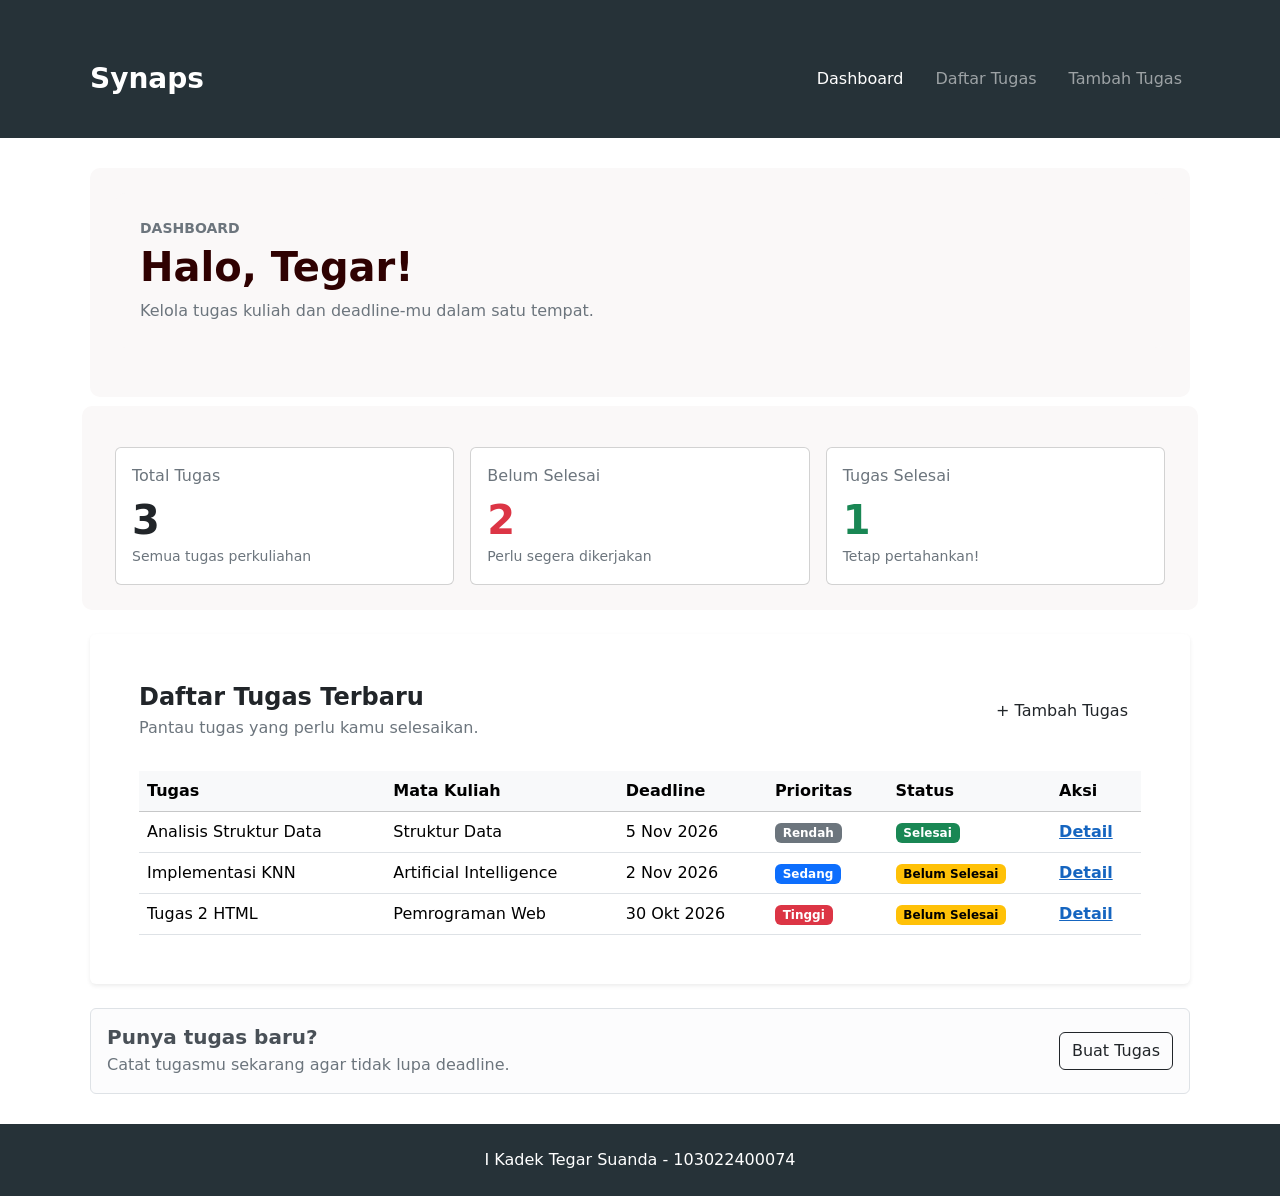
<file: index.html>
<!DOCTYPE html>
<html lang="id">

<head>
    <meta charset="UTF-8">
    <meta name="viewport" content="width=device-width, initial-scale=1.0">
    <link rel="stylesheet" href="style.css">
    <title>Synaps - Dashboard</title>
    

</head>

<body>

    <header>
        <nav class="navbar navbar-expand-lg navbar-dark synaps-navbar sticky-top">
            <div class="container">
                <a class="navbar-brand fw-bold fs-3" href="index.html">Synaps</a>
                <button class="navbar-toggler" type="button" data-bs-toggle="collapse" data-bs-target="#mainNav"
                    aria-controls="mainNav" aria-expanded="false" aria-label="Buka navigasi">
                    <span class="navbar-toggler-icon"></span>
                </button>
                <div class="collapse navbar-collapse" id="mainNav">
                    <div class="navbar-nav ms-auto">
                        <a class="nav-link active" aria-current="page" href="index.html">Dashboard</a>
                        <a class="nav-link" href="detail-tugas.html">Daftar Tugas</a>
                        <a class="nav-link" href="tambah-tugas.html">Tambah Tugas</a>
                    </div>
                </div>
            </div>
        </nav>
    </header>

    <main>

        <article>
            <section class="mb-4">
                <p class="text-uppercase small fw-semibold text-secondary mb-1">Dashboard</p>
                <h1 class="fw-bold mb-2">Halo, Tegar!</h1>
                <p class="text-secondary mb-0">Kelola tugas kuliah dan deadline-mu dalam satu tempat.</p>
            </section>
        </article>

        <section class="row g-3 mb-4" aria-label="Ringkasan tugas">
            <div class="col-12 col-sm-6 col-lg-4">
                <div class="card summary-card h-100">
                    <div class="card-body">
                        <p class="text-secondary mb-2">Total Tugas</p>
                        <p class="display-6 fw-bold mb-0" id="totalTasks">0</p>
                        <small class="text-secondary">Semua tugas perkuliahan</small>
                    </div>
                </div>
            </div>
            <div class="col-12 col-sm-6 col-lg-4">
                <div class="card summary-card h-100">
                    <div class="card-body">
                        <p class="text-secondary mb-2">Belum Selesai</p>
                        <p class="display-6 fw-bold mb-0 text-danger" id="pendingTasks">0</p>
                        <small class="text-secondary">Perlu segera dikerjakan</small>
                    </div>
                </div>
            </div>
            <div class="col-12 col-sm-6 col-lg-4">
                <div class="card summary-card h-100">
                    <div class="card-body">
                        <p class="text-secondary mb-2">Tugas Selesai</p>
                        <p class="display-6 fw-bold mb-0 text-success" id="completedTasks">0</p>    
                        <small class="text-secondary">Tetap pertahankan!</small>
                    </div>
                </div>
            </div>
        </section>

        <section class="card shadow-sm border-0 mb-4">
            <div class="card-body p-4">
                <div class="d-flex flex-column flex-md-row justify-content-between align-items-md-center gap-3 mb-3">
                    <div>
                        <h2 class="h4 fw-bold mb-1">Daftar Tugas Terbaru</h2>
                        <p class="text-secondary mb-0">Pantau tugas yang perlu kamu selesaikan.</p>
                    </div>
                    <a class="btn btn-synaps" href="tambah-tugas.html">+ Tambah Tugas</a>
                </div>
                <div class="table-responsive">
                    <table class="table table-hover align-middle mb-0">
                        <thead class="table-light">
                            <tr>
                                <th scope="col">Tugas</th>
                                <th scope="col">Mata Kuliah</th>
                                <th scope="col">Deadline</th>
                                <th scope="col">Prioritas</th>
                                <th scope="col">Status</th>
                                <th scope="col">Aksi</th>
                            </tr>
                        </thead>
                        <tbody id="dashboardTaskList">
                        </tbody>
                    </table>
                </div>
            </div>
        </section>

        <section
            class="alert alert-light border d-flex flex-column flex-md-row align-items-md-center justify-content-between gap-3 mb-0">
            <div>
                <h2 class="h5 fw-bold mb-1">Punya tugas baru?</h2>
                <p class="mb-0 text-secondary">Catat tugasmu sekarang agar tidak lupa deadline.</p>
            </div>
            <a href="tambah-tugas.html" class="btn btn-outline-dark">Buat Tugas</a>
        </section>
    </main>

    </main>

    <footer class="py-4 text-center">
        <p class="mb-0">I Kadek Tegar Suanda - 103022400074</p>
    </footer>
    <script src="https://cdn.jsdelivr.net/npm/bootstrap@5.3.3/dist/js/bootstrap.bundle.min.js"></script>

    <link href="https://cdn.jsdelivr.net/npm/bootstrap@5.3.3/dist/css/bootstrap.min.css" rel="stylesheet">
    <script src="https://code.jquery.com/jquery-3.7.1.min.js"></script>
    <script src="script.js"></script>

</body>

</html>
</file>
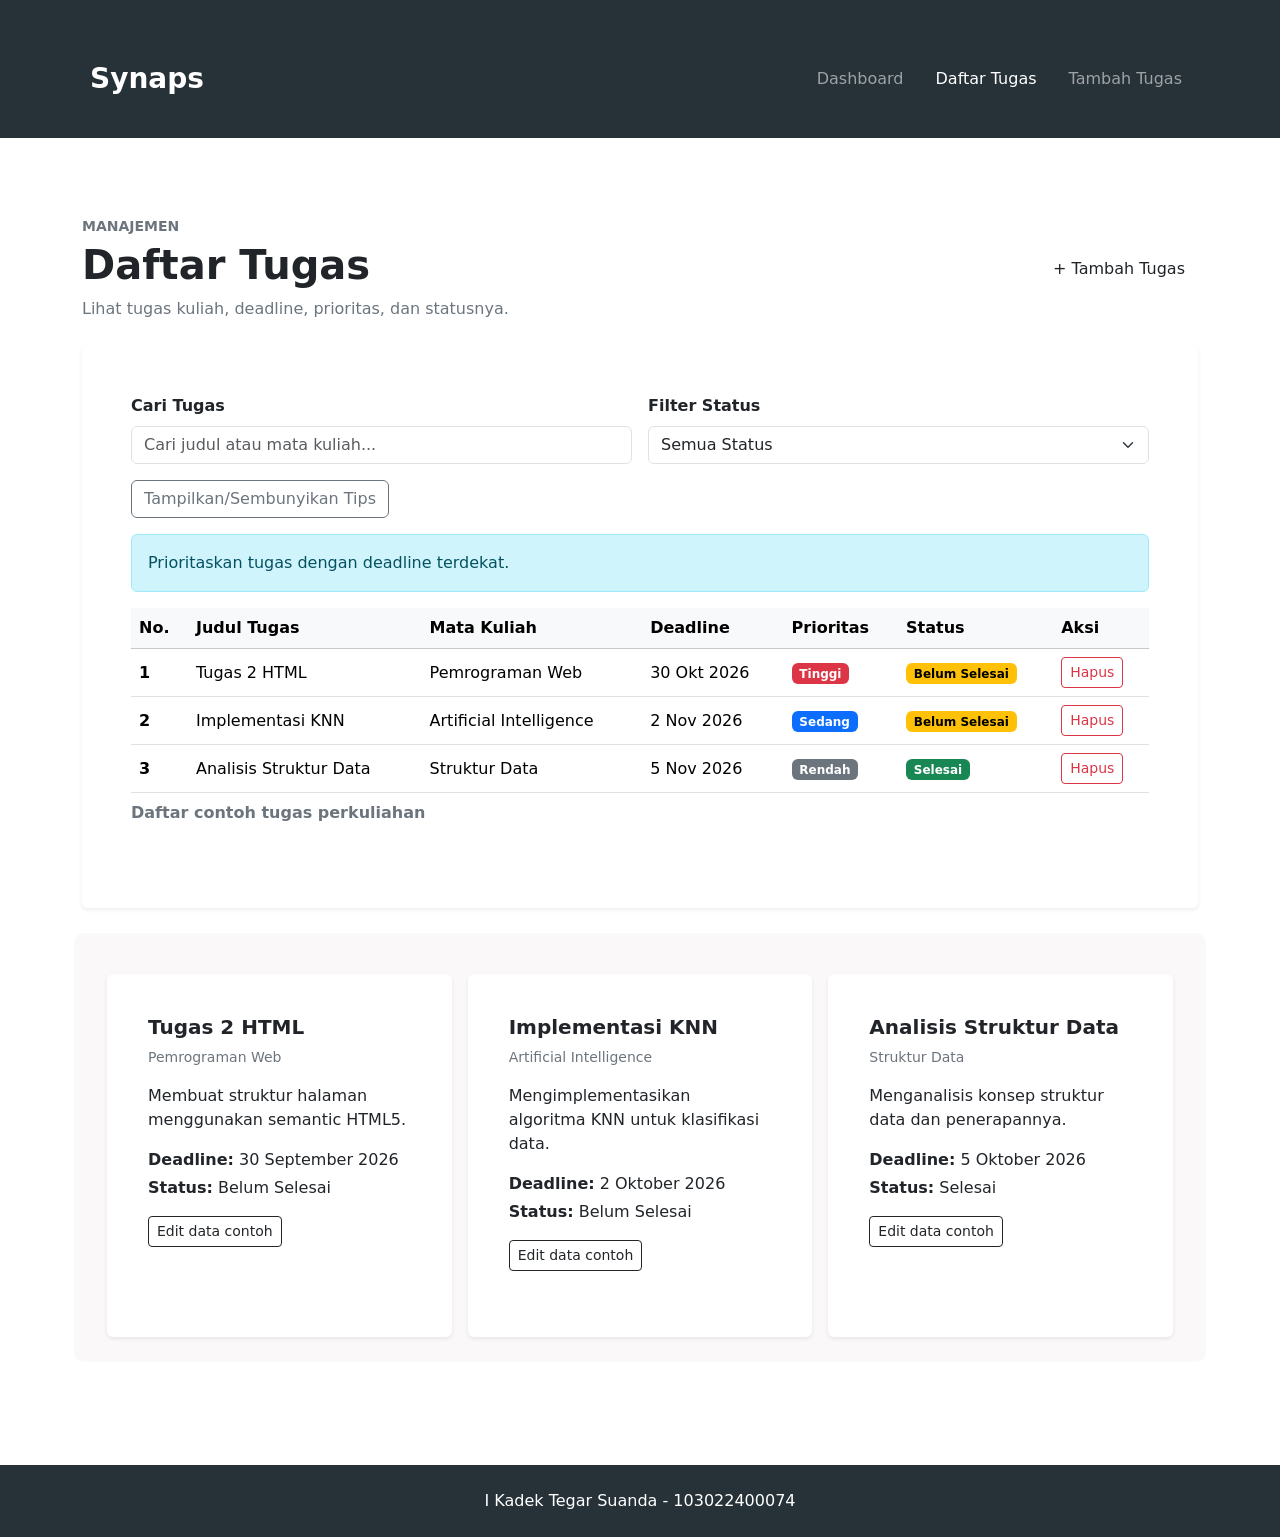
<file: detail-tugas.html>
<!DOCTYPE html>
<html lang="id">

<head>
    <meta charset="UTF-8">
    <meta name="viewport" content="width=device-width, initial-scale=1.0">
    <link rel="stylesheet" href="style.css">
    <title>Detail Tugas - Synaps</title>
    

</head>

<body>

    <header>
        <nav class="navbar navbar-expand-lg navbar-dark synaps-navbar sticky-top">
            <div class="container">
                <a class="navbar-brand fw-bold fs-3" href="index.html">Synaps</a>
                <button class="navbar-toggler" type="button" data-bs-toggle="collapse" data-bs-target="#mainNav"
                    aria-controls="mainNav" aria-expanded="false" aria-label="Buka navigasi"><span
                        class="navbar-toggler-icon"></span></button>
                <div class="collapse navbar-collapse" id="mainNav">
                    <div class="navbar-nav ms-auto">
                        <a class="nav-link" href="index.html">Dashboard</a>
                        <a class="nav-link active" aria-current="page" href="detail-tugas.html">Daftar Tugas</a>
                        <a class="nav-link" href="tambah-tugas.html">Tambah Tugas</a>
                    </div>
                </div>
            </div>
        </nav>
    </header>

    <main class="container py-4 py-md-5">
        <div class="d-flex flex-column flex-md-row justify-content-between align-items-md-center gap-3 mb-4">
            <div>
                <p class="text-uppercase small fw-semibold text-secondary mb-1">Manajemen</p>
                <h1 class="fw-bold mb-2">Daftar Tugas</h1>
                <p class="text-secondary mb-0">Lihat tugas kuliah, deadline, prioritas, dan statusnya.</p>
            </div>
            <a class="btn btn-synaps" href="tambah-tugas.html">+ Tambah Tugas</a>
        </div>

        <section class="card shadow-sm border-0">
            <div class="card-body p-3 p-md-4">
                <div class="table-responsive">
                    <div class="row g-3 mb-3">
                        <div class="col-md-6">
                            <label for="searchTask" class="form-label">Cari Tugas</label>
                            <input type="search" id="searchTask" class="form-control"
                                placeholder="Cari judul atau mata kuliah...">
                        </div>

                        <div class="col-md-6">
                            <label for="filterStatus" class="form-label">Filter Status</label>
                            <select id="filterStatus" class="form-select">
                                <option value="semua">Semua Status</option>
                                <option value="Belum Selesai">Belum Selesai</option>
                                <option value="Sedang Dikerjakan">Sedang Dikerjakan</option>
                                <option value="Selesai">Selesai</option>
                            </select>
                        </div>
                    </div>

                    <button type="button" id="toggleTips" class="btn btn-outline-secondary mb-3">
                        Tampilkan/Sembunyikan Tips
                    </button>

                    <div id="taskTips" class="alert alert-info">
                        Prioritaskan tugas dengan deadline terdekat.
                    </div>

                    <p id="taskEmpty" class="text-secondary text-center d-none">
                        Tidak ada tugas yang cocok.
                    </p>
                    <table class="table table-hover align-middle">
                        <caption class="text-secondary">Daftar contoh tugas perkuliahan</caption>
                        <thead class="table-light">
                            <tr>
                                <th scope="col">No.</th>
                                <th scope="col">Judul Tugas</th>
                                <th scope="col">Mata Kuliah</th>
                                <th scope="col">Deadline</th>
                                <th scope="col">Prioritas</th>
                                <th scope="col">Status</th>
                                <th scope="col">Aksi</th>
                            </tr>
                        </thead>
                        <tbody>
                        <tbody id="taskList"></tbody>
                        </tbody>
                    </table>
                </div>
            </div>
        </section>

        <section class="row g-3 mt-2" id="tugas-html">
            <div class="col-12 col-lg-4">
                <article class="card h-100 border-0 shadow-sm">
                    <div class="card-body">
                        <h2 class="h5 fw-bold">Tugas 2 HTML</h2>
                        <p class="text-secondary small">Pemrograman Web</p>
                        <p>Membuat struktur halaman menggunakan semantic HTML5.</p>
                        <p class="mb-1"><strong>Deadline:</strong> 30 September 2026</p>
                        <p class="mb-3"><strong>Status:</strong> Belum Selesai</p><a href="tambah-tugas.html"
                            class="btn btn-outline-dark btn-sm">Edit data contoh</a>
                    </div>
                </article>
            </div>
            <div class="col-12 col-lg-4" id="tugas-knn">
                <article class="card h-100 border-0 shadow-sm">
                    <div class="card-body">
                        <h2 class="h5 fw-bold">Implementasi KNN</h2>
                        <p class="text-secondary small">Artificial Intelligence</p>
                        <p>Mengimplementasikan algoritma KNN untuk klasifikasi data.</p>
                        <p class="mb-1"><strong>Deadline:</strong> 2 Oktober 2026</p>
                        <p class="mb-3"><strong>Status:</strong> Belum Selesai</p><a href="tambah-tugas.html"
                            class="btn btn-outline-dark btn-sm">Edit data contoh</a>
                    </div>
                </article>
            </div>
            <div class="col-12 col-lg-4" id="tugas-struktur">
                <article class="card h-100 border-0 shadow-sm">
                    <div class="card-body">
                        <h2 class="h5 fw-bold">Analisis Struktur Data</h2>
                        <p class="text-secondary small">Struktur Data</p>
                        <p>Menganalisis konsep struktur data dan penerapannya.</p>
                        <p class="mb-1"><strong>Deadline:</strong> 5 Oktober 2026</p>
                        <p class="mb-3"><strong>Status:</strong> Selesai</p><a href="tambah-tugas.html"
                            class="btn btn-outline-dark btn-sm">Edit data contoh</a>
                    </div>
                </article>
            </div>
        </section>
    </main>
    <footer class="py-4 text-center">
        <p class="mb-0">I Kadek Tegar Suanda - 103022400074</p>
    </footer>
    <script src="https://cdn.jsdelivr.net/npm/bootstrap@5.3.3/dist/js/bootstrap.bundle.min.js"></script>

    <link href="https://cdn.jsdelivr.net/npm/bootstrap@5.3.3/dist/css/bootstrap.min.css" rel="stylesheet">
    <script src="https://code.jquery.com/jquery-3.7.1.min.js"></script>
    <script src="script.js"></script>

</body>

</html>
</file>
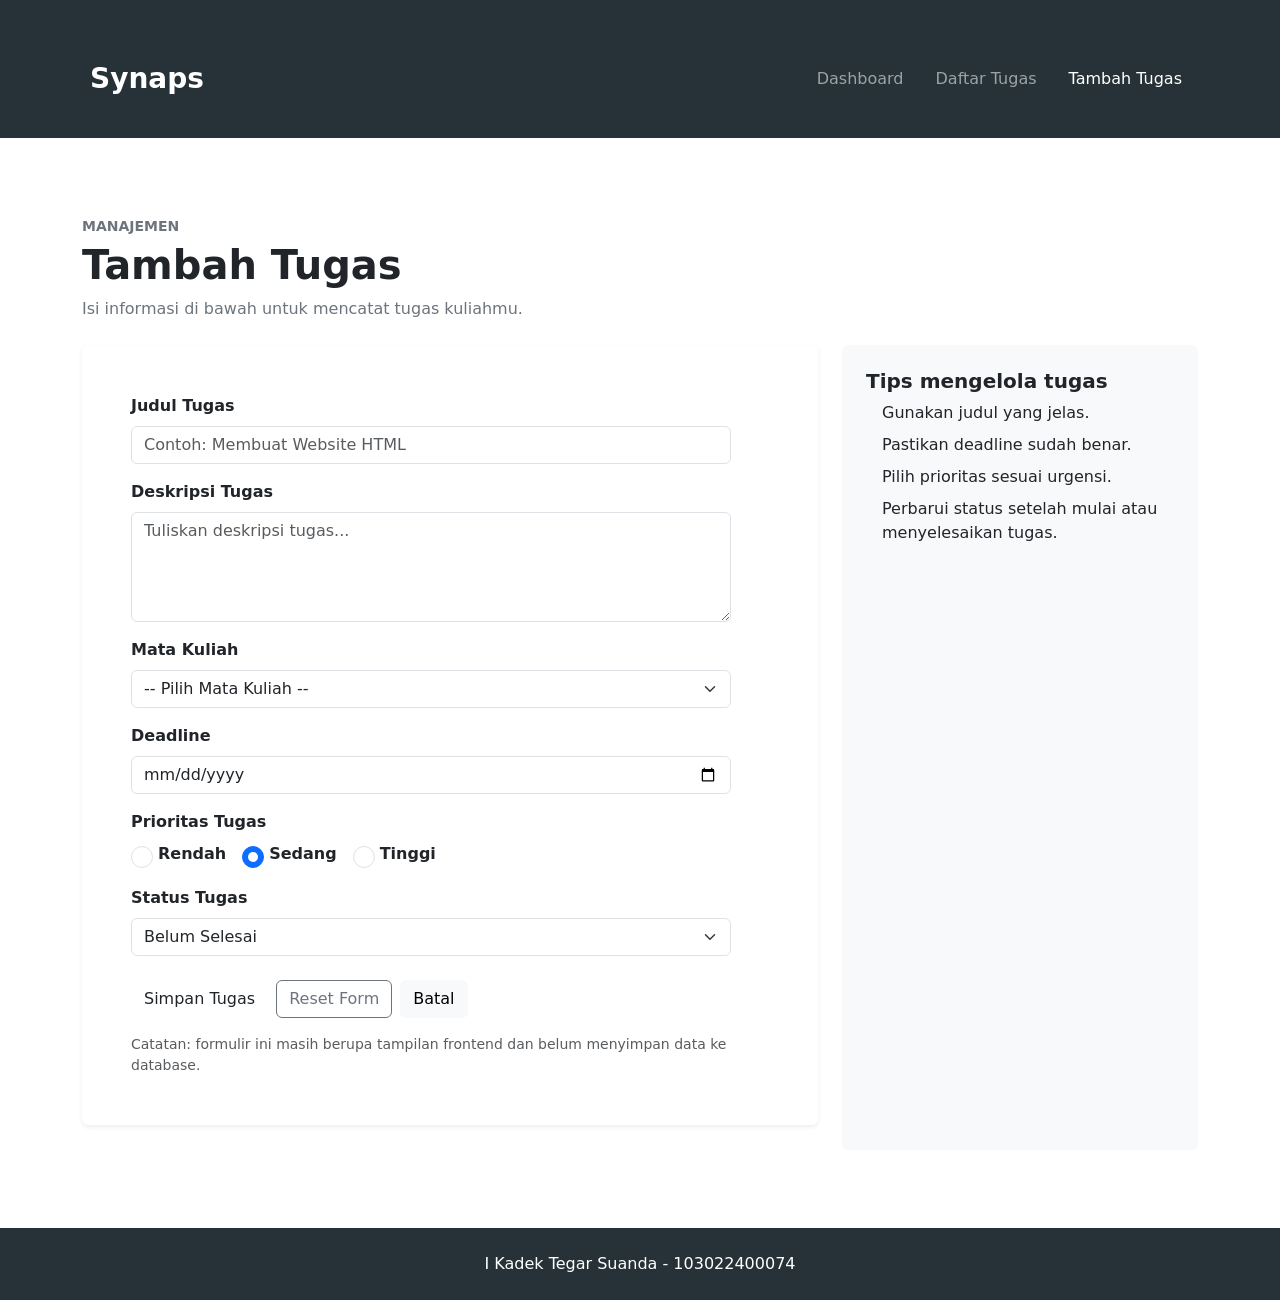
<file: tambah-tugas.html>
<!DOCTYPE html>
<html lang="id">

<head>
    <meta charset="UTF-8">
    <meta name="viewport" content="width=device-width, initial-scale=1.0">
    <link rel="stylesheet" href="style.css">
    <title>Tambah Tugas - Synaps</title>

</head>

<body>

    <header>
        <nav class="navbar navbar-expand-lg navbar-dark synaps-navbar sticky-top">
            <div class="container">
                <a class="navbar-brand fw-bold fs-3" href="index.html">Synaps</a>
                <button class="navbar-toggler" type="button" data-bs-toggle="collapse" data-bs-target="#mainNav"
                    aria-controls="mainNav" aria-expanded="false" aria-label="Buka navigasi"><span
                        class="navbar-toggler-icon"></span></button>
                <div class="collapse navbar-collapse" id="mainNav">
                    <div class="navbar-nav ms-auto">
                        <a class="nav-link" href="index.html">Dashboard</a>
                        <a class="nav-link" href="detail-tugas.html">Daftar Tugas</a>
                        <a class="nav-link active" aria-current="page" href="tambah-tugas.html">Tambah Tugas</a>
                    </div>
                </div>
            </div>
        </nav>
    </header>

    <main class="container py-4 py-md-5">
        <div class="mb-4">
            <p class="text-uppercase small fw-semibold text-secondary mb-1">Manajemen</p>
            <h1 class="fw-bold mb-2">Tambah Tugas</h1>
            <p class="text-secondary mb-0">Isi informasi di bawah untuk mencatat tugas kuliahmu.</p>
        </div>
        <div class="row g-4">
            <div class="col-12 col-lg-8">
                <section class="card border-0 shadow-sm">
                    <div class="card-body p-4">
                        <div id="formAlert" class="alert d-none" role="alert"></div>
                        <form id="taskForm">
                            <div class="mb-3"><label for="judul" class="form-label fw-semibold">Judul
                                    Tugas</label><input type="text" class="form-control" id="judul" name="judul"
                                    placeholder="Contoh: Membuat Website HTML" required></div>
                            <div class="mb-3"><label for="deskripsi" class="form-label fw-semibold">Deskripsi
                                    Tugas</label><textarea class="form-control" id="deskripsi" name="deskripsi" rows="4"
                                    placeholder="Tuliskan deskripsi tugas..."></textarea></div>
                            <div class="mb-3"><label for="matakuliah" class="form-label fw-semibold">Mata
                                    Kuliah</label><select class="form-select" id="matakuliah" name="matakuliah"
                                    required>
                                    <option value="" selected disabled>-- Pilih Mata Kuliah --</option>
                                    <option>Pemrograman Web</option>
                                    <option>Konstruksi Perangkat Lunak</option>
                                    <option>Artificial Intelligence</option>
                                    <option>Struktur Data</option>
                                    <option>Basis Data</option>
                                </select></div>
                            <div class="mb-3"><label for="deadline"
                                    class="form-label fw-semibold">Deadline</label><input type="date"
                                    class="form-control" id="deadline" name="deadline" required></div>
                            <fieldset class="mb-3">
                                <legend class="fs-6 fw-semibold">Prioritas Tugas</legend>
                                <div class="d-flex flex-wrap gap-3">
                                    <div class="form-check"><input class="form-check-input" type="radio"
                                            name="prioritas" id="rendah" value="rendah"><label class="form-check-label"
                                            for="rendah">Rendah</label></div>
                                    <div class="form-check"><input class="form-check-input" type="radio"
                                            name="prioritas" id="sedang" value="sedang" checked><label
                                            class="form-check-label" for="sedang">Sedang</label></div>
                                    <div class="form-check"><input class="form-check-input" type="radio"
                                            name="prioritas" id="tinggi" value="tinggi"><label class="form-check-label"
                                            for="tinggi">Tinggi</label></div>
                                </div>
                            </fieldset>
                            <div class="mb-4"><label for="status" class="form-label fw-semibold">Status
                                    Tugas</label><select class="form-select" id="status" name="status">
                                    <option value="belum-selesai">Belum Selesai</option>
                                    <option value="sedang-dikerjakan">Sedang Dikerjakan</option>
                                    <option value="selesai">Selesai</option>
                                </select></div>
                            <div class="d-flex flex-column flex-sm-row gap-2"><button type="submit"
                                    class="btn btn-synaps">Simpan Tugas</button><button type="reset"
                                    class="btn btn-outline-secondary">Reset Form</button><a href="index.html"
                                    class="btn btn-light">Batal</a></div>
                            <p class="form-text mt-3 mb-0">Catatan: formulir ini masih berupa tampilan frontend dan
                                belum menyimpan data ke database.</p>
                        </form>
                    </div>
                </section>
            </div>
            <div class="col-12 col-lg-4">
                <aside class="card border-0 bg-light h-100">
                    <div class="card-body p-4">
                        <h2 class="h5 fw-bold">Tips mengelola tugas</h2>
                        <ul class="ps-3 mb-0">
                            <li class="mb-2">Gunakan judul yang jelas.</li>
                            <li class="mb-2">Pastikan deadline sudah benar.</li>
                            <li class="mb-2">Pilih prioritas sesuai urgensi.</li>
                            <li>Perbarui status setelah mulai atau menyelesaikan tugas.</li>
                        </ul>
                    </div>
                </aside>
            </div>
        </div>
    </main>
    <footer class="py-4 text-center">
        <p class="mb-0">I Kadek Tegar Suanda - 103022400074</p>
    </footer>
    <script src="https://cdn.jsdelivr.net/npm/bootstrap@5.3.3/dist/js/bootstrap.bundle.min.js"></script>

    <link href="https://cdn.jsdelivr.net/npm/bootstrap@5.3.3/dist/css/bootstrap.min.css" rel="stylesheet">


    <link href="https://cdn.jsdelivr.net/npm/bootstrap@5.3.3/dist/css/bootstrap.min.css" rel="stylesheet">
    <script src="https://code.jquery.com/jquery-3.7.1.min.js"></script>
    <script src="script.js"></script>
</body>

</html>
</file>
<file: style.css>
/* =========================
   RESET
========================= */

* {
    margin: 0;
    padding: 0;
    box-sizing: border-box;
}

body {
    font-family: Arial, sans-serif;
    font-size: 16px;
    line-height: 1.6;
    background-color: #f4f6f8;
    color: #222;
}


/* =========================
   HEADER
========================= */

header {
    background-color: #263238;
    color: white;
    padding: 25px;
    text-align: center;
}

header h1 {
    font-size: 32px;
    font-weight: bold;
    margin-bottom: 5px;
}

header p {
    font-size: 16px;
}


/* =========================
   NAVIGATION
========================= */

nav {
    margin-top: 20px;
}

nav h2 {
    font-size: 18px;
    margin-bottom: 10px;
}

nav a {
    color: white;
    text-decoration: none;
    font-weight: bold;
    margin: 0 8px;
}

nav a:hover {
    text-decoration: underline;
}


/* =========================
   MAIN
========================= */

main {
    width: 90%;
    max-width: 1100px;
    margin: 30px auto;
}

article,
section {
    background-color: rgb(250, 248, 248);
    padding: 25px;
    margin-bottom: 25px;
    border-radius: 10px;
    color: #2f0101;
}

h2 {
    font-size: 26px;
    margin-bottom: 10px;
}

h3 {
    font-size: 20px;
    margin-bottom: 10px;
}

p {
    margin-bottom: 10px;
}


/* =========================
   IMAGE
========================= */

img {
    max-width: 100%;
    height: auto;
    border-radius: 8px;
    margin: 10px 0;
}


/* =========================
   LIST
========================= */

ul {
    list-style: none;
    padding-left: 0;
    margin-top: 10px;
}

li {
    margin-bottom: 5px;
}


/* =========================
   TABLE
========================= */

table {
    width: 100%;
    border-collapse: collapse;
    margin-top: 15px;
    background-color: white;
}

caption {
    font-weight: bold;
    margin-bottom: 10px;
}

th,
td {
    border: 1px solid #ccc;
    padding: 12px;
    text-align: left;
}

th {
    background-color: #263238;
    color: white;
}

tr:nth-child(even) {
    background-color: #f5f5f5;
}


/* =========================
   LINK
========================= */

main a {
    color: #1565c0;
    font-weight: bold;
}

main a:hover {
    text-decoration: underline;
}


/* =========================
   FORM
========================= */

form section {
    margin-bottom: 20px;
}

label {
    font-weight: bold;
}

input,
textarea,
select {
    width: 100%;
    max-width: 600px;
    padding: 10px;
    margin-top: 5px;
    border: 1px solid #bbb;
    border-radius: 6px;
    font-family: Arial, sans-serif;
    font-size: 15px;
}

textarea {
    resize: vertical;
}

input[type="radio"] {
    width: auto;
    margin-right: 5px;
}


/* =========================
   BUTTON
========================= */

.form-actions {
    display: flex;
    gap: 10px;
}

button {
    padding: 10px 18px;
    border: none;
    border-radius: 6px;
    cursor: pointer;
    font-size: 15px;
    font-weight: bold;
}

button:hover {
    opacity: 0.8;
}


/* =========================
   STATUS
========================= */

.priority-high {
    font-weight: bold;
}

.status-pending {
    font-weight: bold;
}


/* =========================
   FOOTER
========================= */

footer {
    background-color: #263238;
    color: white;
    text-align: center;
    padding: 20px;
    margin-top: 30px;
}

footer p {
    margin: 0;
}


/* =========================
   RESPONSIVE
========================= */

@media (max-width: 768px) {

    header {
        padding: 20px 15px;
    }

    header h1 {
        font-size: 26px;
    }

    nav {
        display: flex;
        flex-direction: column;
        gap: 10px;
    }

    nav a {
        display: block;
        margin: 0;
        padding: 8px;
    }

    main {
        width: 95%;
        margin: 20px auto;
    }

        article,
        section {
            padding: 18px;
        }

        h2, p {
            font-size: 22px;
           
        }

        h3 {
            font-size: 18px;
        }

    table {
        display: block;
        overflow-x: auto;
        white-space: nowrap;
    }

    .form-actions {
        flex-direction: column;
    }

    button {
        width: 100%;
    }
}
</file>
